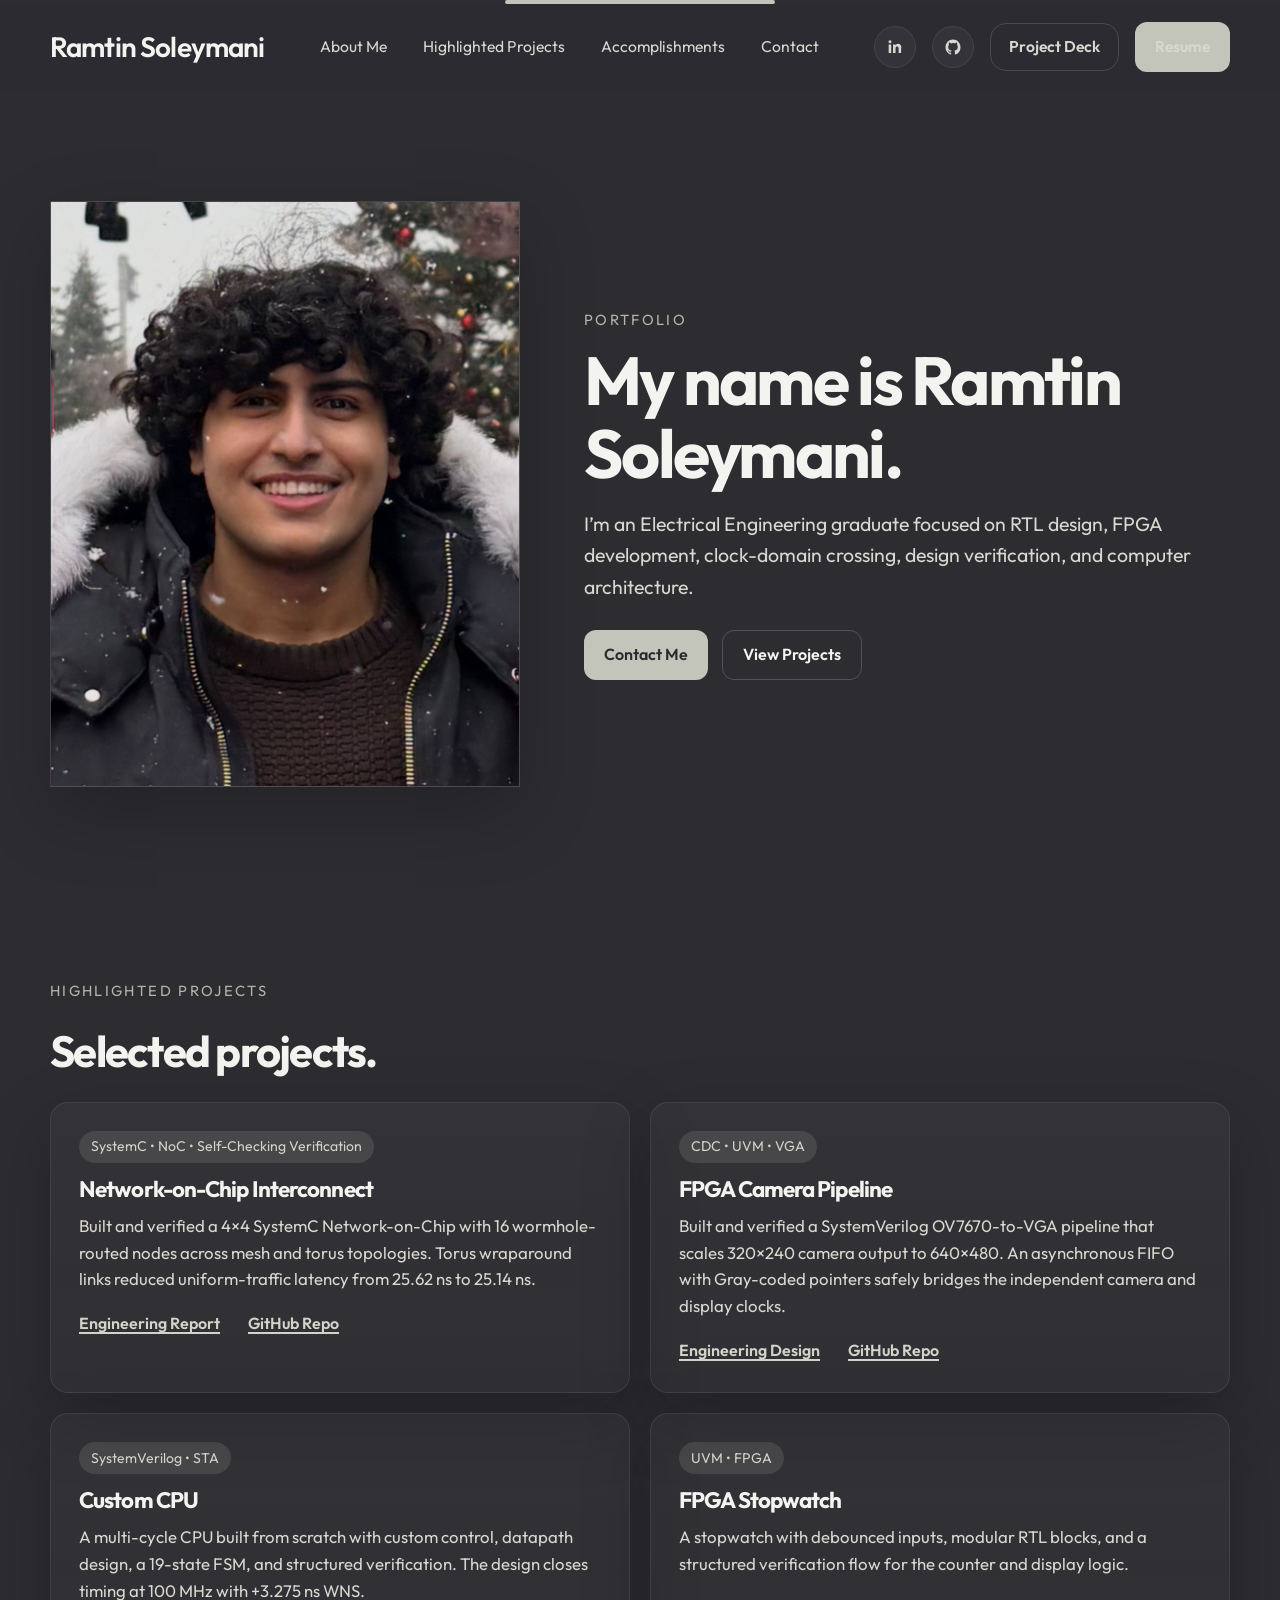
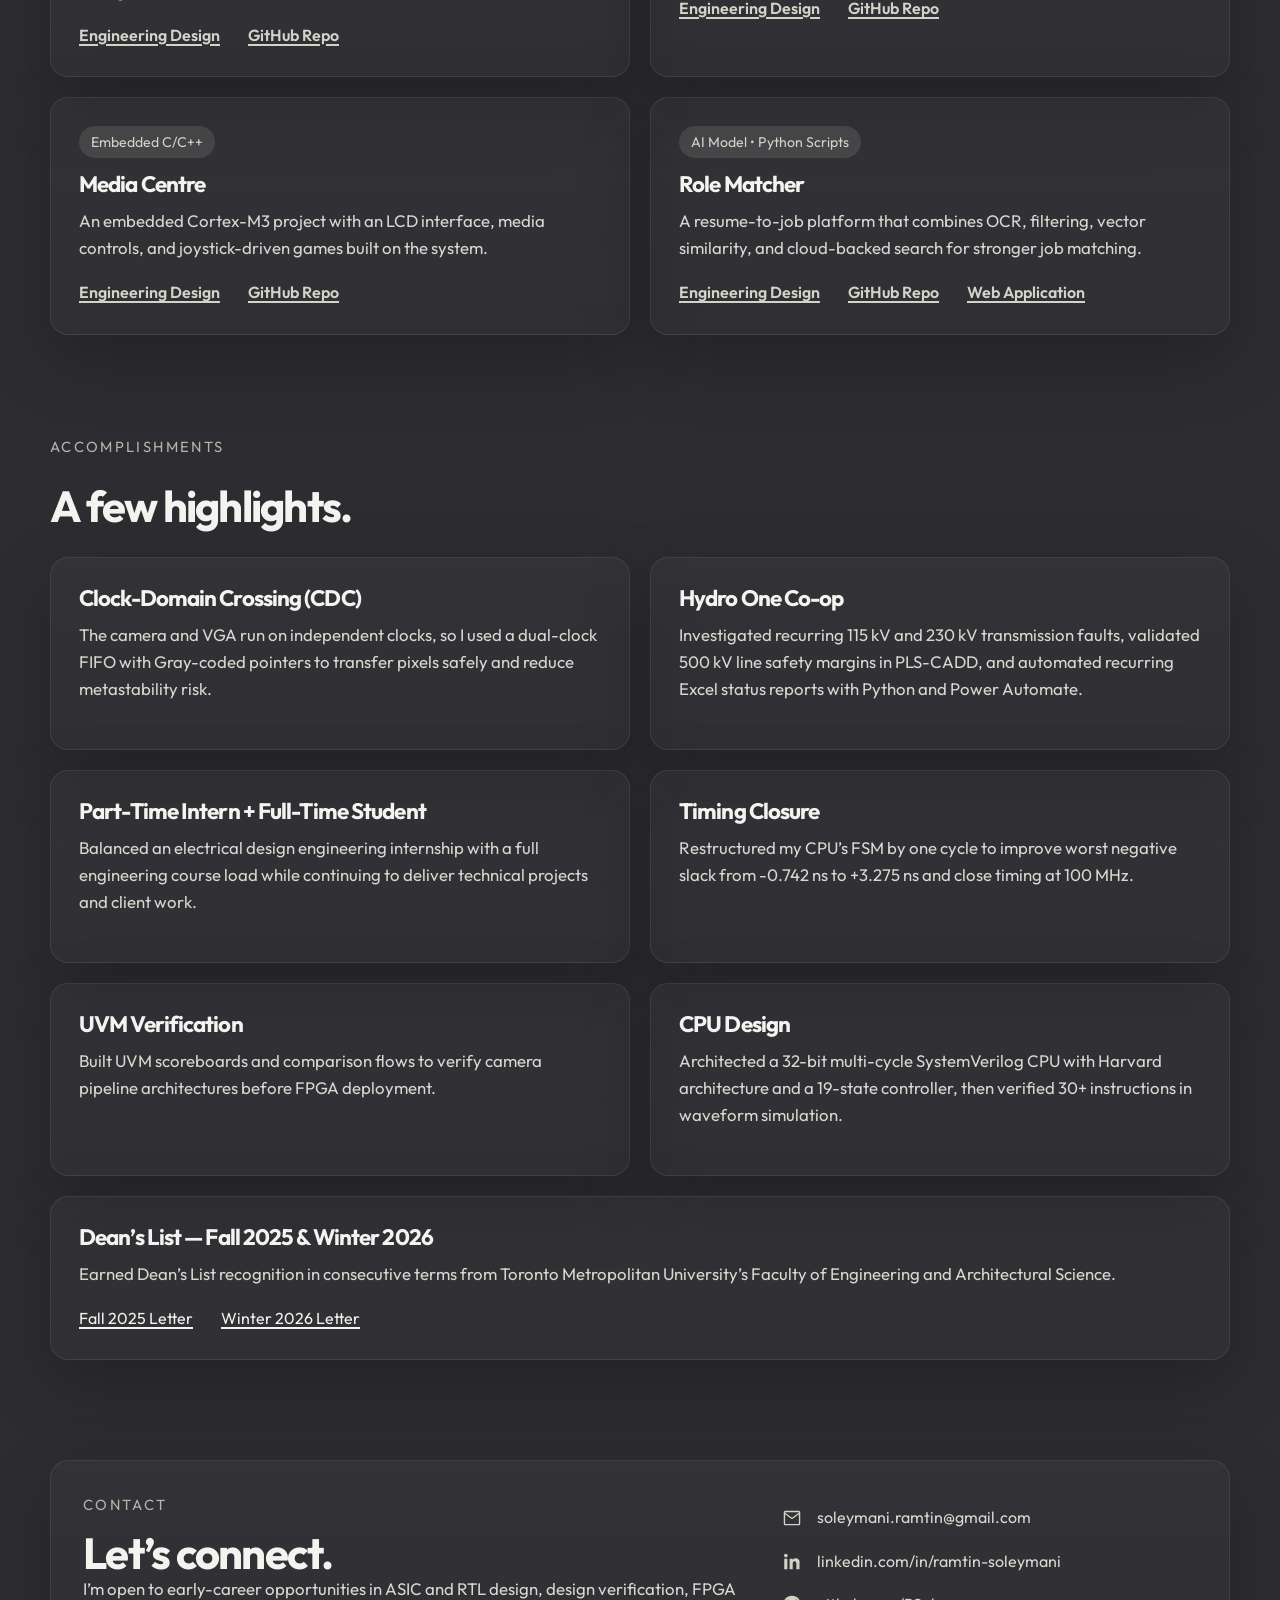
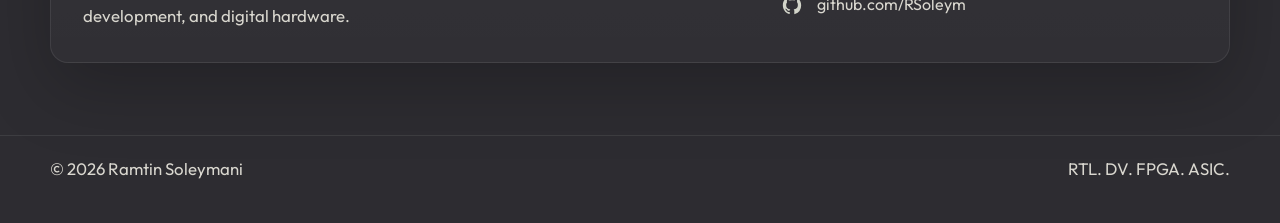
<file: index.html>
<!DOCTYPE html>
<html lang="en">
  <head>
    <meta charset="UTF-8" />
    <meta name="viewport" content="width=device-width, initial-scale=1.0" />
    <title>Ramtin Soleymani | Portfolio</title>
    <meta
      name="description"
      content="Ramtin Soleymani's electrical engineering portfolio featuring RTL, FPGA, CDC, design verification, CPU, and Network-on-Chip projects."
    />
    <meta name="theme-color" content="#C4C5BA" />
    <link rel="preconnect" href="https://fonts.googleapis.com" />
    <link rel="preconnect" href="https://fonts.gstatic.com" crossorigin />
    <link
      href="https://fonts.googleapis.com/css2?family=Outfit:wght@300;400;500;600;700&display=swap"
      rel="stylesheet"
    />
    <link rel="icon" href="assets/favicon.svg" type="image/svg+xml" />
    <link rel="stylesheet" href="styles.css" />
  </head>
  <body>
    <div class="top-accent" aria-hidden="true"></div>

    <header class="site-header" id="top">
      <div class="container header-inner">
        <a class="brand" href="#top">Ramtin Soleymani</a>

        <button
          class="menu-toggle"
          type="button"
          aria-label="Open menu"
          aria-expanded="false"
          aria-controls="site-nav"
        >
          <span></span>
          <span></span>
          <span></span>
        </button>

        <nav class="site-nav" id="site-nav" aria-label="Main navigation">
          <a href="#about">About Me</a>
          <a href="#projects">Highlighted Projects</a>
          <a href="#accomplishments">Accomplishments</a>
          <a href="#contact">Contact</a>
        </nav>

        <div class="header-actions">
          <a
            class="icon-link"
            href="https://www.linkedin.com/in/ramtin-soleymani/"
            target="_blank"
            rel="noreferrer"
            aria-label="LinkedIn"
          >
            <svg viewBox="0 0 24 24" aria-hidden="true">
              <path
                d="M6.94 8.5H3.56V20h3.38V8.5ZM5.25 3A2 2 0 1 0 5.3 7a2 2 0 0 0-.05-4Zm15.19 9.86c0-3.45-1.84-5.06-4.3-5.06-1.98 0-2.87 1.09-3.37 1.86V8.5H9.4c.05.77 0 11.5 0 11.5h3.37v-6.42c0-.34.03-.68.12-.92.27-.68.9-1.38 1.96-1.38 1.38 0 1.94 1.04 1.94 2.57V20h3.38v-7.14Z"
              />
            </svg>
          </a>
          <a
            class="icon-link"
            href="https://github.com/RSoleym"
            target="_blank"
            rel="noreferrer"
            aria-label="GitHub"
          >
            <svg viewBox="0 0 24 24" aria-hidden="true">
              <path
                d="M12 2C6.48 2 2 6.58 2 12.23c0 4.52 2.87 8.35 6.84 9.7.5.1.68-.22.68-.49 0-.24-.01-1.05-.01-1.91-2.78.62-3.37-1.21-3.37-1.21-.46-1.18-1.11-1.49-1.11-1.49-.91-.64.07-.63.07-.63 1 .07 1.53 1.06 1.53 1.06.9 1.57 2.35 1.12 2.92.86.09-.67.35-1.12.63-1.37-2.22-.26-4.56-1.14-4.56-5.09 0-1.13.39-2.05 1.03-2.77-.1-.26-.45-1.31.1-2.73 0 0 .84-.27 2.75 1.06A9.2 9.2 0 0 1 12 6.82c.85 0 1.72.12 2.53.35 1.91-1.33 2.75-1.06 2.75-1.06.55 1.42.2 2.47.1 2.73.64.72 1.03 1.64 1.03 2.77 0 3.96-2.34 4.82-4.58 5.08.36.32.69.95.69 1.92 0 1.39-.01 2.51-.01 2.85 0 .27.18.6.69.49A10.28 10.28 0 0 0 22 12.23C22 6.58 17.52 2 12 2Z"
              />
            </svg>
          </a>
          <a
            class="project-deck-button"
            href="https://docs.google.com/presentation/d/1B1_I_1rjufx2wcc4LZVx0zSEPcxCHrjRnryf3P1ctQI/edit?slide=id.g3dd44ab51c0_3_8#slide=id.g3dd44ab51c0_3_8"
            target="_blank"
            rel="noreferrer"
            >Project Deck</a
          >
          <a class="resume-button" href="resume.html">Resume</a>
        </div>
      </div>
    </header>

    <main>
      <section class="hero section" id="about">
        <div class="container hero-grid">
          <div class="hero-image-card fade-in-up">
            <img
              src="assets/ramtin-profile.jpg"
              alt="Portrait of Ramtin Soleymani"
            />
          </div>

          <div class="hero-copy fade-in-up delay-1">
            <p class="eyebrow">Portfolio</p>
            <h1>My name is Ramtin Soleymani.</h1>
            <p class="hero-text">
              I’m an Electrical Engineering graduate focused on RTL design,
              FPGA development, clock-domain crossing, design verification,
              and computer architecture.
            </p>
            <div class="hero-buttons">
              <a class="primary-button" href="#contact">Contact Me</a>
              <a class="secondary-button" href="#projects">View Projects</a>
            </div>
          </div>
        </div>
      </section>

      <section class="section" id="projects">
        <div class="container fade-in-up">
          <div class="section-heading">
            <p class="eyebrow">Highlighted Projects</p>
            <h2>Selected projects.</h2>
          </div>

          <div class="card-grid projects-grid">
            <article class="project-card">
              <div class="card-tag">SystemC • NoC • Self-Checking Verification</div>
              <h3>Network-on-Chip Interconnect</h3>
              <p>
                Built and verified a 4×4 SystemC Network-on-Chip with 16
                wormhole-routed nodes across mesh and torus topologies. Torus
                wraparound links reduced uniform-traffic latency from 25.62 ns
                to 25.14 ns.
              </p>
              <div class="project-links">
                <a
                  href="assets/systemc-network-on-chip-engineering-report.pdf"
                  target="_blank"
                  rel="noreferrer"
                  >Engineering Report</a
                >
                <a
                  href="https://github.com/RSoleym/network-on-chip"
                  target="_blank"
                  rel="noreferrer"
                  >GitHub Repo</a
                >
              </div>
            </article>

            <article class="project-card">
              <div class="card-tag">CDC • UVM • VGA</div>
              <h3>FPGA Camera Pipeline</h3>
              <p>
                Built and verified a SystemVerilog OV7670-to-VGA pipeline that
                scales 320×240 camera output to 640×480. An asynchronous FIFO
                with Gray-coded pointers safely bridges the independent camera
                and display clocks.
              </p>
              <div class="project-links">
                <a
                  href="https://docs.google.com/presentation/d/1YhRBceldi0AihKa-Uglr7QWS2LxegFpLBzK8zL6CZaM/edit?slide=id.g3e540d09513_4_2#slide=id.g3e540d09513_4_2"
                  target="_blank"
                  rel="noreferrer"
                  >Engineering Design</a
                >
                <a
                  href="https://github.com/RSoleym/fpga-camera-pipeline"
                  target="_blank"
                  rel="noreferrer"
                  >GitHub Repo</a
                >
              </div>
            </article>

            <article class="project-card">
              <div class="card-tag">SystemVerilog • STA</div>
              <h3>Custom CPU</h3>
              <p>
                A multi-cycle CPU built from scratch with custom control,
                datapath design, a 19-state FSM, and structured verification.
                The design closes timing at 100 MHz with +3.275 ns WNS.
              </p>
              <div class="project-links">
                <a
                  href="https://docs.google.com/presentation/d/11VwIKEyVeh_dGXQDwxvFSNPMsIY0EbLAxDxgkNIYJq4/edit?slide=id.g3d392737bb1_1_8#slide=id.g3d392737bb1_1_8"
                  target="_blank"
                  rel="noreferrer"
                  >Engineering Design</a
                >
                <a
                  href="https://github.com/RSoleym/multicycle_mips_custom_cpu"
                  target="_blank"
                  rel="noreferrer"
                  >GitHub Repo</a
                >
              </div>
            </article>

            <article class="project-card">
              <div class="card-tag">UVM • FPGA</div>
              <h3>FPGA Stopwatch</h3>
              <p>
                A stopwatch with debounced inputs, modular RTL blocks, and a
                structured verification flow for the counter and display logic.
              </p>
              <div class="project-links">
                <a
                  href="https://docs.google.com/presentation/d/1rQfCidbTd4oR3LDAykFr8XjBITCOvkiDBzoU8y89S7w/edit"
                  target="_blank"
                  rel="noreferrer"
                  >Engineering Design</a
                >
                <a
                  href="https://github.com/RSoleym/fpga-stopwatch-basys3"
                  target="_blank"
                  rel="noreferrer"
                  >GitHub Repo</a
                >
              </div>
            </article>

            <article class="project-card">
              <div class="card-tag">Embedded C/C++</div>
              <h3>Media Centre</h3>
              <p>
                An embedded Cortex-M3 project with an LCD interface, media
                controls, and joystick-driven games built on the system.
              </p>
              <div class="project-links">
                <a
                  href="https://docs.google.com/presentation/d/1GNQaPY8K37WHM2lhMKdlsnC8Sw-ciYtW-inkpWtePw8/edit"
                  target="_blank"
                  rel="noreferrer"
                  >Engineering Design</a
                >
                <a
                  href="https://github.com/RSoleym/Advance-Media-Center"
                  target="_blank"
                  rel="noreferrer"
                  >GitHub Repo</a
                >
              </div>
            </article>

            <article class="project-card">
              <div class="card-tag">AI Model • Python Scripts</div>
              <h3>Role Matcher</h3>
              <p>
                A resume-to-job platform that combines OCR, filtering, vector
                similarity, and cloud-backed search for stronger job matching.
              </p>
              <div class="project-links">
                <a
                  href="https://docs.google.com/presentation/d/1rDecOIq5hMpRb4sIK5qnlG5MpmDckIs1rDE2ILt03Q4/edit"
                  target="_blank"
                  rel="noreferrer"
                  >Engineering Design</a
                >
                <a
                  href="https://github.com/RSoleym/resume-match-ai-platform"
                  target="_blank"
                  rel="noreferrer"
                  >GitHub Repo</a
                >
		 <a
                  href="https://resume-match-ai-platform.pages.dev/#dashboard"
                  target="_blank"
                  rel="noreferrer"
                  >Web Application</a
                >
              </div>
            </article>
          </div>
        </div>
      </section>

      <section class="section" id="accomplishments">
        <div class="container fade-in-up">
          <div class="section-heading">
            <p class="eyebrow">Accomplishments</p>
            <h2>A few highlights.</h2>
          </div>

          <div class="card-grid accomplishments-grid">
            <article class="info-card">
              <h3>Clock-Domain Crossing (CDC)</h3>
              <p>
                The camera and VGA run on independent clocks, so I used a
                dual-clock FIFO with Gray-coded pointers to transfer pixels
                safely and reduce metastability risk.
              </p>
            </article>

            <article class="info-card">
              <h3>Hydro One Co-op</h3>
              <p>
                Investigated recurring 115 kV and 230 kV transmission faults,
                validated 500 kV line safety margins in PLS-CADD, and automated
                recurring Excel status reports with Python and Power Automate.
              </p>
            </article>

            <article class="info-card">
              <h3>Part-Time Intern + Full-Time Student</h3>
              <p>
                Balanced an electrical design engineering internship with a
                full engineering course load while continuing to deliver
                technical projects and client work.
              </p>
            </article>

            <article class="info-card">
              <h3>Timing Closure</h3>
              <p>
                Restructured my CPU’s FSM by one cycle to improve worst negative
                slack from -0.742 ns to +3.275 ns and close timing at 100 MHz.
              </p>
            </article>

            <article class="info-card">
              <h3>UVM Verification</h3>
              <p>
                Built UVM scoreboards and comparison flows to verify camera
                pipeline architectures before FPGA deployment.
              </p>
            </article>

            <article class="info-card">
              <h3>CPU Design</h3>
              <p>
                Architected a 32-bit multi-cycle SystemVerilog CPU with Harvard
                architecture and a 19-state controller, then verified 30+
                instructions in waveform simulation.
              </p>
            </article>

            <article class="info-card">
              <h3>Dean’s List — Fall 2025 &amp; Winter 2026</h3>
              <p>
                Earned Dean’s List recognition in consecutive terms from
                Toronto Metropolitan University’s Faculty of Engineering and
                Architectural Science.
              </p>
              <div class="project-links info-links">
                <a href="assets/fall-2025-deans-list-letter.pdf" target="_blank" rel="noreferrer"
                  >Fall 2025 Letter</a
                >
                <a href="assets/winter-2026-deans-list-letter.pdf" target="_blank" rel="noreferrer"
                  >Winter 2026 Letter</a
                >
              </div>
            </article>
          </div>
        </div>
      </section>

      <section class="section" id="contact">
        <div class="container contact-panel fade-in-up">
          <div>
            <p class="eyebrow">Contact</p>
            <h2>Let’s connect.</h2>
            <p>
              I’m open to early-career opportunities in ASIC and RTL design,
              design verification, FPGA development, and digital hardware.
            </p>
          </div>

          <div class="contact-links">
            <a class="contact-link" href="mailto:soleymani.ramtin@gmail.com">
              <span class="contact-icon" aria-hidden="true">
                <svg viewBox="0 0 24 24">
                  <path d="M3 5.75A1.75 1.75 0 0 1 4.75 4h14.5A1.75 1.75 0 0 1 21 5.75v12.5A1.75 1.75 0 0 1 19.25 20H4.75A1.75 1.75 0 0 1 3 18.25V5.75Zm1.5.31v.18l7.16 5.32a.6.6 0 0 0 .68 0l7.16-5.32v-.18a.25.25 0 0 0-.25-.25H4.75a.25.25 0 0 0-.25.25Zm15 1.95-6.27 4.66a2.1 2.1 0 0 1-2.46 0L4.5 8.01v10.24c0 .14.11.25.25.25h14.5a.25.25 0 0 0 .25-.25V8.01Z"/>
                </svg>
              </span>
              <span>soleymani.ramtin@gmail.com</span>
            </a>
            <a class="contact-link" href="https://www.linkedin.com/in/ramtin-soleymani/" target="_blank" rel="noreferrer">
              <span class="contact-icon" aria-hidden="true">
                <svg viewBox="0 0 24 24">
                  <path d="M6.94 8.5H3.56V20h3.38V8.5ZM5.25 3A2 2 0 1 0 5.3 7a2 2 0 0 0-.05-4Zm15.19 9.86c0-3.45-1.84-5.06-4.3-5.06-1.98 0-2.87 1.09-3.37 1.86V8.5H9.4c.05.77 0 11.5 0 11.5h3.37v-6.42c0-.34.03-.68.12-.92.27-.68.9-1.38 1.96-1.38 1.38 0 1.94 1.04 1.94 2.57V20h3.38v-7.14Z"/>
                </svg>
              </span>
              <span>linkedin.com/in/ramtin-soleymani</span>
            </a>
            <a class="contact-link" href="https://github.com/RSoleym" target="_blank" rel="noreferrer">
              <span class="contact-icon" aria-hidden="true">
                <svg viewBox="0 0 24 24">
                  <path d="M12 2C6.48 2 2 6.58 2 12.23c0 4.52 2.87 8.35 6.84 9.7.5.1.68-.22.68-.49 0-.24-.01-1.05-.01-1.91-2.78.62-3.37-1.21-3.37-1.21-.46-1.18-1.11-1.49-1.11-1.49-.91-.64.07-.63.07-.63 1 .07 1.53 1.06 1.53 1.06.9 1.57 2.35 1.12 2.92.86.09-.67.35-1.12.63-1.37-2.22-.26-4.56-1.14-4.56-5.09 0-1.13.39-2.05 1.03-2.77-.1-.26-.45-1.31.1-2.73 0 0 .84-.27 2.75 1.06A9.2 9.2 0 0 1 12 6.82c.85 0 1.72.12 2.53.35 1.91-1.33 2.75-1.06 2.75-1.06.55 1.42.2 2.47.1 2.73.64.72 1.03 1.64 1.03 2.77 0 3.96-2.34 4.82-4.58 5.08.36.32.69.95.69 1.92 0 1.39-.01 2.51-.01 2.85 0 .27.18.6.69.49A10.28 10.28 0 0 0 22 12.23C22 6.58 17.52 2 12 2Z"/>
                </svg>
              </span>
              <span>github.com/RSoleym</span>
            </a>
          </div>
        </div>
      </section>
    </main>

    <footer class="site-footer">
      <div class="container footer-inner">
        <p>© <span id="year"></span> Ramtin Soleymani</p>
        <p>RTL. DV. FPGA. ASIC.</p>
      </div>
    </footer>

    <script src="script.js"></script>
  </body>
</html>
</file>
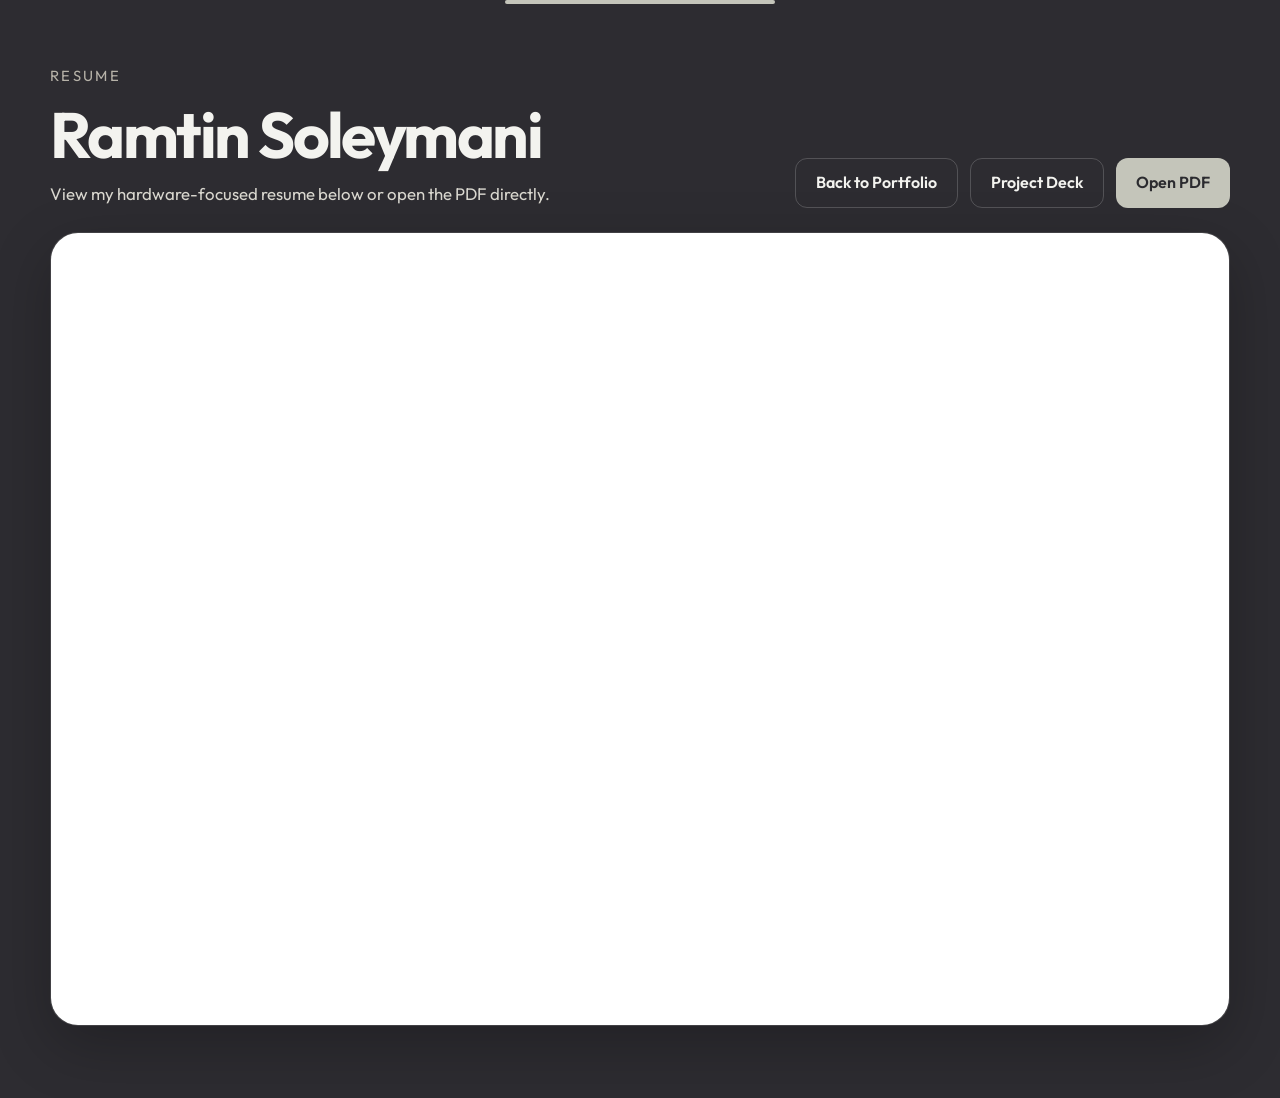
<file: resume.html>
<!DOCTYPE html>
<html lang="en">
  <head>
    <meta charset="UTF-8" />
    <meta name="viewport" content="width=device-width, initial-scale=1.0" />
    <title>Resume | Ramtin Soleymani</title>
    <meta name="theme-color" content="#C4C5BA" />
    <link rel="preconnect" href="https://fonts.googleapis.com" />
    <link rel="preconnect" href="https://fonts.gstatic.com" crossorigin />
    <link
      href="https://fonts.googleapis.com/css2?family=Outfit:wght@300;400;500;600;700&display=swap"
      rel="stylesheet"
    />
    <link rel="icon" href="assets/favicon.svg" type="image/svg+xml" />
    <link rel="stylesheet" href="styles.css" />
  </head>
  <body>
    <div class="top-accent" aria-hidden="true"></div>

    <main class="section">
      <div class="container">
        <div class="resume-page fade-in-up">
          <div class="resume-page-header">
            <div>
              <p class="eyebrow">Resume</p>
              <h1>Ramtin Soleymani</h1>
              <p class="resume-page-text">
                View my hardware-focused resume below or open the PDF directly.
              </p>
            </div>

            <div class="resume-page-actions">
              <a class="secondary-button" href="index.html">Back to Portfolio</a>
              <a
                class="secondary-button"
                href="https://docs.google.com/presentation/d/1B1_I_1rjufx2wcc4LZVx0zSEPcxCHrjRnryf3P1ctQI/edit?slide=id.g3dd44ab51c0_3_8#slide=id.g3dd44ab51c0_3_8"
                target="_blank"
                rel="noreferrer"
                >Project Deck</a
              >
              <a
                class="primary-button"
                href="assets/ramtin-soleymani-resume.pdf"
                target="_blank"
                rel="noreferrer"
                >Open PDF</a
              >
            </div>
          </div>

          <div class="resume-viewer-wrap">
            <iframe
              class="resume-viewer"
              src="assets/ramtin-soleymani-resume.pdf"
              title="Ramtin Soleymani Resume"
            ></iframe>
          </div>
        </div>
      </div>
    </main>

    <script src="script.js"></script>
  </body>
</html>
</file>
<file: styles.css>
:root {
  --bg: #2d2c31;
  --bg-elevated: #34333a;
  --panel: #3a3941;
  --text: #f3f3ef;
  --muted: #d9d7cf;
  --soft: #b7b3a9;
  --accent: #c4c5ba;
  --accent-strong: #d2d4c9;
  --border: rgba(255, 255, 255, 0.08);
  --shadow: 0 25px 70px rgba(0, 0, 0, 0.22);
  --container: 1180px;
  --radius-lg: 28px;
  --radius-md: 18px;
  --radius-sm: 12px;
  --transition: 220ms ease;
}

* {
  box-sizing: border-box;
}

html {
  scroll-behavior: smooth;
}

body {
  margin: 0;
  font-family: 'Outfit', system-ui, -apple-system, BlinkMacSystemFont, 'Segoe UI', sans-serif;
  background: var(--bg);
  color: var(--text);
  line-height: 1.6;
}

img {
  display: block;
  max-width: 100%;
}

a {
  color: inherit;
  text-decoration: none;
}

button,
a {
  -webkit-tap-highlight-color: transparent;
}

.top-accent {
  height: 4px;
  width: min(26vw, 270px);
  margin: 0 auto;
  background: var(--accent);
  border-radius: 999px;
}

.container {
  width: min(calc(100% - 48px), var(--container));
  margin: 0 auto;
}

.section {
  padding: 28px 0 72px;
}

.site-header {
  position: sticky;
  top: 0;
  z-index: 30;
  background: rgba(45, 44, 49, 0.92);
  backdrop-filter: blur(14px);
  border-bottom: 1px solid transparent;
}

.header-inner {
  display: grid;
  grid-template-columns: auto 1fr auto;
  gap: 24px;
  align-items: center;
  padding: 18px 0;
}

.brand {
  font-size: 1.75rem;
  font-weight: 600;
  letter-spacing: -0.03em;
}

.site-nav {
  display: flex;
  justify-content: center;
  gap: 36px;
}

.site-nav a,
.header-actions a {
  position: relative;
  font-size: 0.98rem;
  color: var(--muted);
  transition: color var(--transition), opacity var(--transition), transform var(--transition);
}

.site-nav a:hover,
.header-actions a:hover,
.contact-links a:hover,
.project-card a:hover {
  color: var(--text);
}

.site-nav a::after {
  content: '';
  position: absolute;
  left: 0;
  bottom: -8px;
  width: 100%;
  height: 2px;
  transform: scaleX(0);
  transform-origin: center;
  background: var(--accent);
  transition: transform var(--transition);
}

.site-nav a:hover::after,
.site-nav a:focus-visible::after {
  transform: scaleX(1);
}

.header-actions {
  display: flex;
  align-items: center;
  gap: 16px;
}

.icon-link {
  display: inline-flex;
  align-items: center;
  justify-content: center;
  width: 42px;
  height: 42px;
  border-radius: 999px;
  background: rgba(255, 255, 255, 0.04);
  border: 1px solid var(--border);
}

.icon-link svg {
  width: 18px;
  height: 18px;
  fill: currentColor;
}

.resume-button,
.primary-button,
.secondary-button {
  display: inline-flex;
  align-items: center;
  justify-content: center;
  min-height: 50px;
  padding: 0 20px;
  border-radius: var(--radius-sm);
  font-weight: 600;
  transition: transform var(--transition), background var(--transition), color var(--transition), border-color var(--transition);
}

.resume-button,
.primary-button {
  background: var(--accent);
  color: #2b2b2f;
}

.resume-button:hover,
.primary-button:hover {
  background: var(--accent-strong);
  transform: translateY(-1px);
}

.secondary-button {
  border: 1px solid rgba(255, 255, 255, 0.18);
  color: var(--text);
  background: transparent;
}

.secondary-button:hover {
  background: rgba(255, 255, 255, 0.05);
  transform: translateY(-1px);
}

.menu-toggle {
  display: none;
  flex-direction: column;
  justify-content: center;
  gap: 4px;
  width: 48px;
  height: 48px;
  padding: 0;
  background: transparent;
  border: 1px solid var(--border);
  border-radius: 12px;
  cursor: pointer;
}

.menu-toggle span {
  width: 20px;
  height: 2px;
  margin: 0 auto;
  background: var(--text);
  border-radius: 999px;
}

.hero {
  padding-top: 18px;
}

.hero-grid {
  display: grid;
  grid-template-columns: minmax(300px, 470px) minmax(320px, 1fr);
  gap: clamp(28px, 5vw, 64px);
  align-items: center;
  min-height: calc(100vh - 130px);
}

.hero-image-card {
  border-radius: 0;
  overflow: hidden;
  box-shadow: var(--shadow);
  background: linear-gradient(135deg, rgba(196, 197, 186, 0.14), rgba(255, 255, 255, 0.02));
  border: 1px solid var(--border);
}

.hero-copy {
  max-width: 640px;
}

.eyebrow {
  margin: 0 0 12px;
  font-size: 0.92rem;
  letter-spacing: 0.16em;
  text-transform: uppercase;
  color: var(--soft);
}

h1,
h2,
h3 {
  margin: 0;
  letter-spacing: -0.04em;
  line-height: 1.08;
}

h1 {
  font-size: clamp(2.9rem, 5.3vw, 5.2rem);
  margin-bottom: 18px;
}

h2 {
  font-size: clamp(2rem, 3.4vw, 3rem);
}

h3 {
  font-size: 1.4rem;
}

p {
  margin: 0;
  color: var(--muted);
  font-size: 1.05rem;
}

.hero-text {
  max-width: 620px;
  font-size: 1.22rem;
  margin-bottom: 28px;
}

.hero-buttons {
  display: flex;
  flex-wrap: wrap;
  gap: 14px;
}

.section-heading {
  display: grid;
  gap: 12px;
  margin-bottom: 28px;
}

.section-content {
  display: grid;
  gap: 30px;
}

.about-grid {
  display: grid;
  grid-template-columns: repeat(2, minmax(0, 1fr));
  gap: 24px;
}

.card-grid {
  display: grid;
  gap: 20px;
}

.projects-grid {
  grid-template-columns: repeat(2, minmax(0, 1fr));
}

.accomplishments-grid {
  grid-template-columns: repeat(2, minmax(0, 1fr));
}


.accomplishments-grid .info-card:last-child:nth-child(odd) {
  grid-column: span 2;
}

.project-card,
.info-card,
.contact-panel {
  background: linear-gradient(180deg, rgba(255, 255, 255, 0.03), rgba(255, 255, 255, 0.015));
  border: 1px solid var(--border);
  border-radius: var(--radius-md);
  box-shadow: var(--shadow);
}

.project-card,
.info-card {
  padding: 28px;
}

.card-tag {
  display: inline-flex;
  align-items: center;
  min-height: 32px;
  padding: 0 12px;
  border-radius: 999px;
  background: rgba(196, 197, 186, 0.14);
  color: var(--accent-strong);
  font-size: 0.88rem;
  margin-bottom: 14px;
}

.project-card p,
.info-card p {
  margin-top: 12px;
  margin-bottom: 18px;
}

.project-card a {
  color: var(--accent-strong);
  font-weight: 600;
}

.project-links {
  display: flex;
  flex-wrap: wrap;
  gap: 14px 28px;
  align-items: center;
}

.project-links a {
  display: inline-flex;
  align-items: center;
  text-decoration: underline;
  text-decoration-thickness: 1.5px;
  text-underline-offset: 0.2em;
}

.contact-panel {
  padding: 32px;
  display: grid;
  grid-template-columns: minmax(0, 1.45fr) minmax(250px, 0.9fr);
  gap: 28px;
  align-items: center;
}

.contact-links {
  display: grid;
  gap: 18px;
}

.contact-links a {
  color: var(--muted);
  word-break: break-word;
}

.contact-link {
  display: flex;
  align-items: center;
  gap: 14px;
}

.contact-icon {
  flex: 0 0 22px;
  width: 22px;
  height: 22px;
  display: inline-flex;
  align-items: center;
  justify-content: center;
  color: var(--accent-strong);
}

.contact-icon svg {
  width: 22px;
  height: 22px;
  fill: currentColor;
}

.site-footer {
  border-top: 1px solid var(--border);
  padding: 20px 0 40px;
}

.footer-inner {
  display: flex;
  justify-content: space-between;
  gap: 12px;
  flex-wrap: wrap;
}

.fade-in-up {
  opacity: 0;
  transform: translateY(22px);
  transition: opacity 700ms ease, transform 700ms ease;
}

.fade-in-up.visible {
  opacity: 1;
  transform: translateY(0);
}

.delay-1 {
  transition-delay: 130ms;
}

@media (max-width: 980px) {
  .header-inner {
    grid-template-columns: auto auto;
    grid-template-areas:
      'brand toggle'
      'nav nav'
      'actions actions';
  }

  .brand {
    grid-area: brand;
  }

  .menu-toggle {
    grid-area: toggle;
    display: flex;
    justify-self: end;
  }

  .site-nav {
    grid-area: nav;
    display: none;
    justify-content: flex-start;
    flex-wrap: wrap;
    gap: 18px 24px;
    padding-top: 10px;
  }

  .site-nav.is-open {
    display: flex;
  }

  .header-actions {
    grid-area: actions;
    justify-content: flex-start;
    padding-top: 8px;
  }

  .hero-grid,
  .about-grid,
  .projects-grid,
  .accomplishments-grid,
  .contact-panel {
    grid-template-columns: 1fr;
  }

  .accomplishments-grid .info-card:last-child:nth-child(odd) {
    grid-column: auto;
  }

  .hero-grid {
    min-height: unset;
    padding-bottom: 10px;
  }

  h1 {
    font-size: clamp(2.4rem, 9vw, 4.1rem);
  }
}

@media (max-width: 640px) {
  .container {
    width: min(calc(100% - 28px), var(--container));
  }

  .section {
    padding: 20px 0 56px;
  }

  .brand {
    font-size: 1.35rem;
  }

  .resume-button,
  .primary-button,
  .secondary-button {
    width: 100%;
  }

  .header-actions {
    flex-wrap: wrap;
  }

  .icon-link {
    width: 46px;
    height: 46px;
  }

  .project-card,
  .info-card,
  .contact-panel {
    padding: 22px;
  }

  .contact-link {
    align-items: flex-start;
  }

  p,
  .hero-text {
    font-size: 1rem;
  }
}


.project-deck-button {
  display: inline-flex;
  align-items: center;
  justify-content: center;
  min-height: 48px;
  padding: 0 18px;
  border-radius: 16px;
  border: 1px solid rgba(196, 197, 186, 0.2);
  background: transparent;
  color: var(--text);
  font-weight: 600;
  transition: background 180ms ease, border-color 180ms ease, transform 180ms ease;
}

.project-deck-button:hover {
  background: rgba(196, 197, 186, 0.08);
  border-color: rgba(196, 197, 186, 0.35);
  transform: translateY(-1px);
}

.resume-page {
  max-width: 1180px;
  margin: 32px auto 0;
}

.resume-page-header {
  display: flex;
  align-items: flex-end;
  justify-content: space-between;
  gap: 24px;
  margin-bottom: 24px;
}

.resume-page-header h1 {
  margin: 0 0 12px;
  font-size: clamp(2.4rem, 5vw, 4.4rem);
}

.resume-page-text {
  max-width: 640px;
  margin: 0;
  color: var(--muted);
}

.resume-page-actions {
  display: flex;
  flex-wrap: wrap;
  gap: 12px;
}

.resume-viewer-wrap {
  border: 1px solid rgba(196, 197, 186, 0.12);
  border-radius: 28px;
  overflow: hidden;
  background: rgba(255, 255, 255, 0.02);
  box-shadow: 0 20px 60px rgba(0, 0, 0, 0.24);
}

.resume-viewer {
  width: 100%;
  height: min(88vh, 1200px);
  border: 0;
  display: block;
  background: #fff;
}

@media (max-width: 860px) {
  .resume-page-header {
    align-items: flex-start;
    flex-direction: column;
  }

  .resume-page-actions {
    width: 100%;
  }
}
</file>
